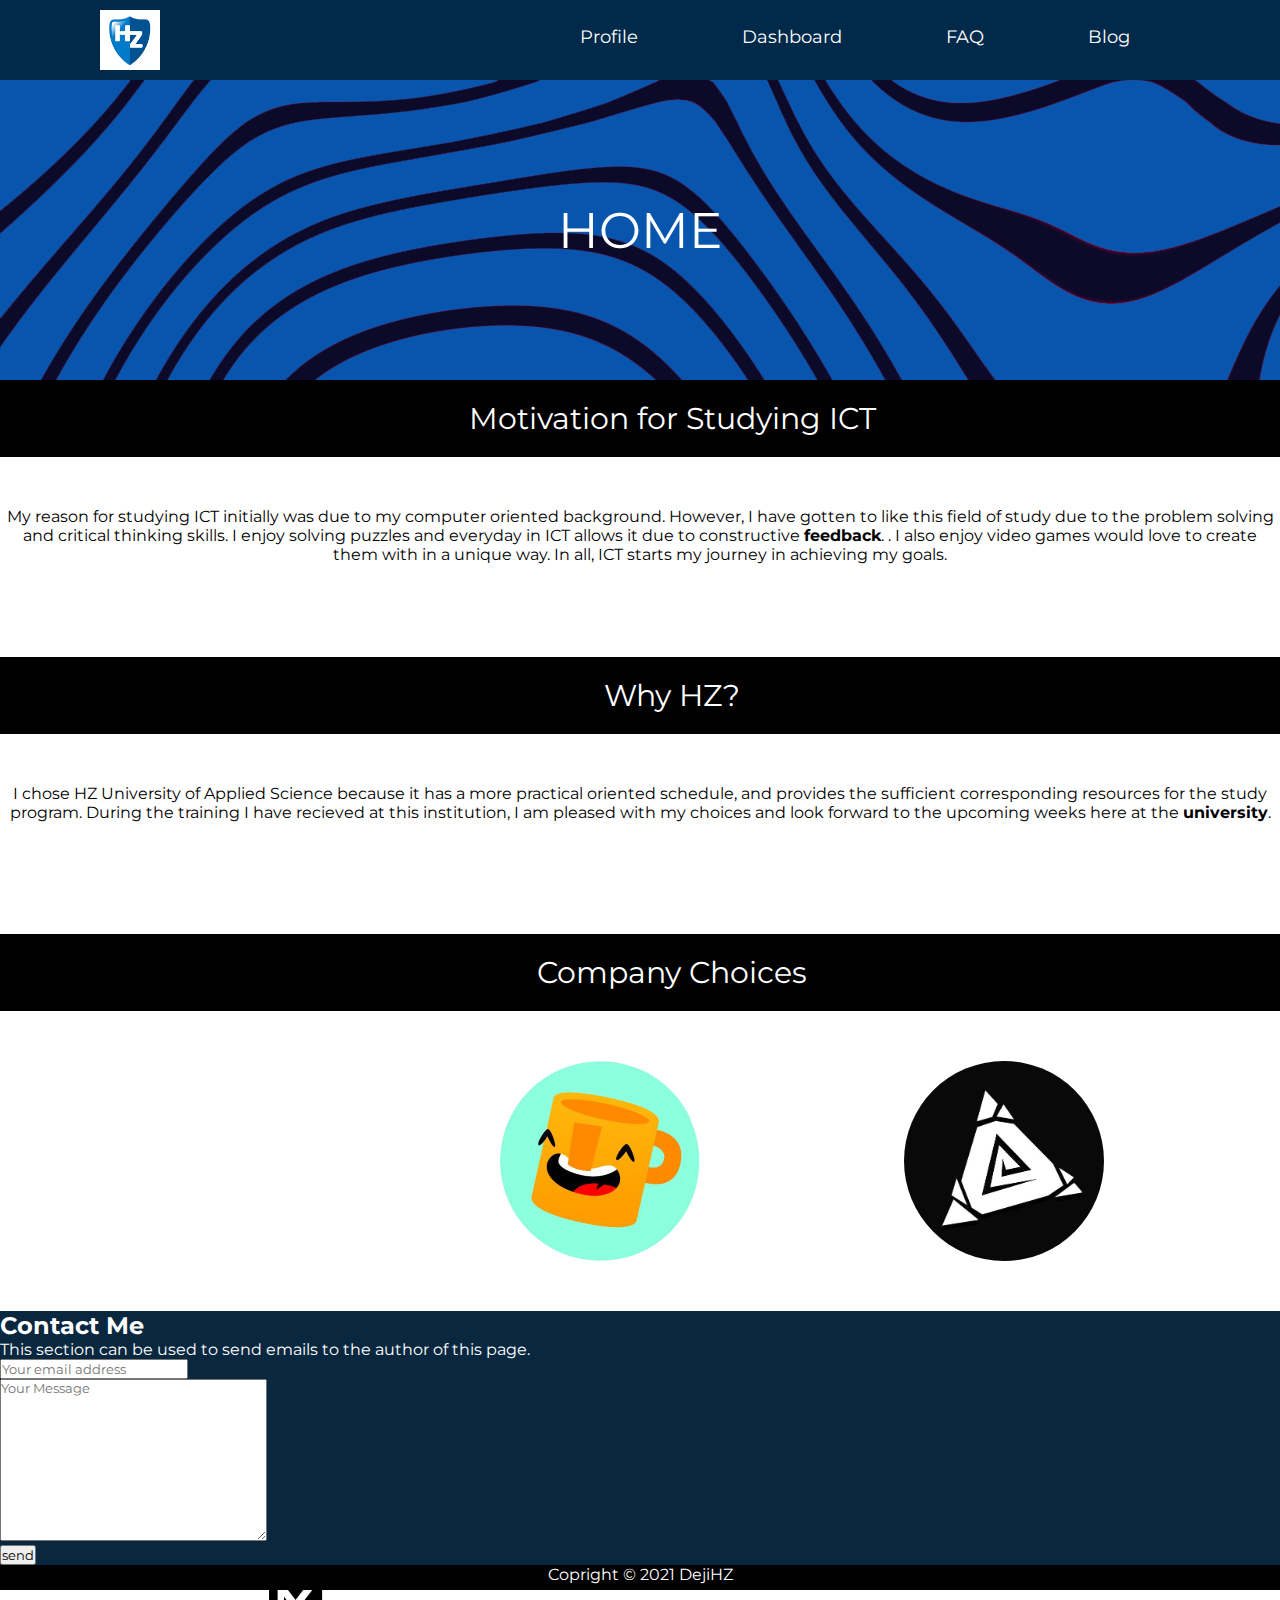
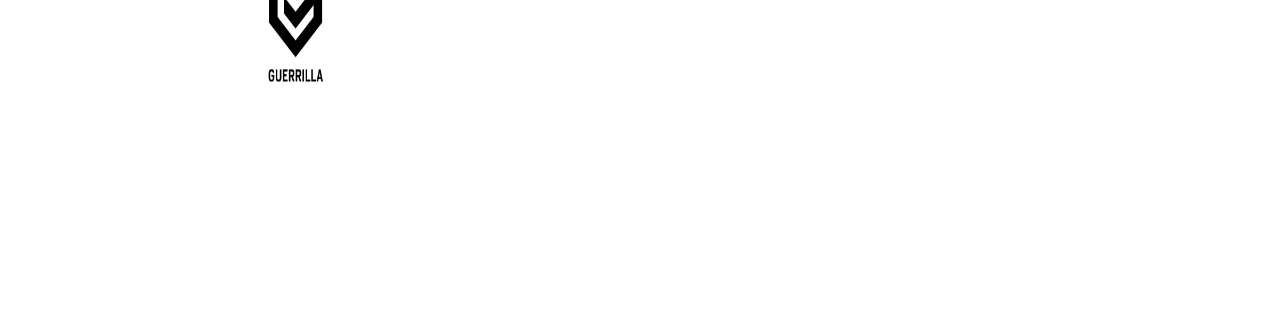
<file: index.html>
<!DOCTYPE html>
<html lang="en">
  <head>
    <meta charset="UTF-8" />
    <meta http-equiv="X-UA-Compatible" content="IE=edge" />
    <meta name="viewport" content="width=device-width, initial-scale=1.0" />
    <title>Home | Showcase</title>
    <link rel="stylesheet" href="css/index.css" />
  </head>
  <body>
    <!-- Navigation Bar -->
    <nav>
      <div class="home">
        <a href="index.html"
          ><img
            src="resources/hz-logo.jpg"
            alt="hz logo takes you to home page"
            id="nav-logo"
        /></a>
      </div>
      <ul class="top-navbar">
        <li><a href="profile1.html" class="nav-element">Profile</a></li>
        <li>
          <a href="dashboard.html" class="nav-element">Dashboard</a>
        </li>
        <li><a href="faq.html" class="nav-element">FAQ</a></li>
        <li><a href="blog.html" class="nav-element">Blog</a></li>
      </ul>
    </nav>
<!-- Header -->
    <header class="container">
      <div class="h-text">HOME</div>
    </header>

<!--Main body  -->
    <section class="main">
      <article class="h-section">Motivation for Studying ICT</article>
      <article class="tBody">
        <p>
          My reason for studying ICT initially was due to my computer oriented background. However, I have gotten to like this field of study due to the problem solving and critical thinking skills. I enjoy solving puzzles and everyday in ICT allows it due to constructive <span class="ulink"><a href="resources/feedback.pdf" class="link" target="_blank">feedback</a></span>. . I also enjoy video games would love to create them with in a unique way. In all, ICT starts my journey in achieving my goals.
        </p>
      </article>
      <article class="h-section">Why HZ?</article>
      <article class="tBody">
        <p>
          I chose HZ University of Applied Science because it has a more practical oriented schedule, and provides the sufficient corresponding resources for the study program. During the training I have recieved at this institution, I am pleased with my choices and look forward to the upcoming weeks here at the <span class="ulink"><a href="https://hz.nl/en" class="link" target="_blank">university</a></span>.
        </p>
      </article>
      <article class="h-section">Company Choices</article>
      <article class="bBody">
        <div class="hImg"><a href="https://twitter.com/MeteorMug" target="_blank"><img src="resources/meteorMug.jpg" alt="Link to Meteor Mug's website" class="cImg" ></a></div>
        <div class="hImg"><a href="https://landfall.se/" target="_blank"><img src="resources/landfill.jpg" alt="Link to Landfall Game's website" class="dImg" ></a></div>
        <div class="hImg"><a href="https://www.guerrilla-games.com/" target="_blank"><img src="resources/guerrillagame.png" alt="Link to Guerrilla Game's website" class="dImg"></a></div>
      </article>
     
  </section>

<!-- Footer -->
    <footer class="f">
      <article class="top-footer">

        <span class="footer-info">
          <p><h2>Contact Me</h2>
            This section can be used to send emails to the author of this page.
          </p>
        </span>

        <span class="footer-contact">
        <p><form action="mailto:olag0002@hz.nl" method="POST" enctype="text/plain">
          <!-- <label for="email-name">Your email address</label> -->
          <input
            type="email"
            name="email-box"
            id="-email"
            placeholder="Your email address"
          />
          <br>
          <textarea name="message" id="" cols="30" rows="10" placeholder="Your Message"></textarea>
          <br>
          <input type="submit" value="send">
        </p> 
        </form>
        </span>  
      </article>

      <article class="bottom-footer">
        <p>Copright &copy; 2021 DejiHZ</p>
      </article>
    </footer>
  </body>
</html>
</file>
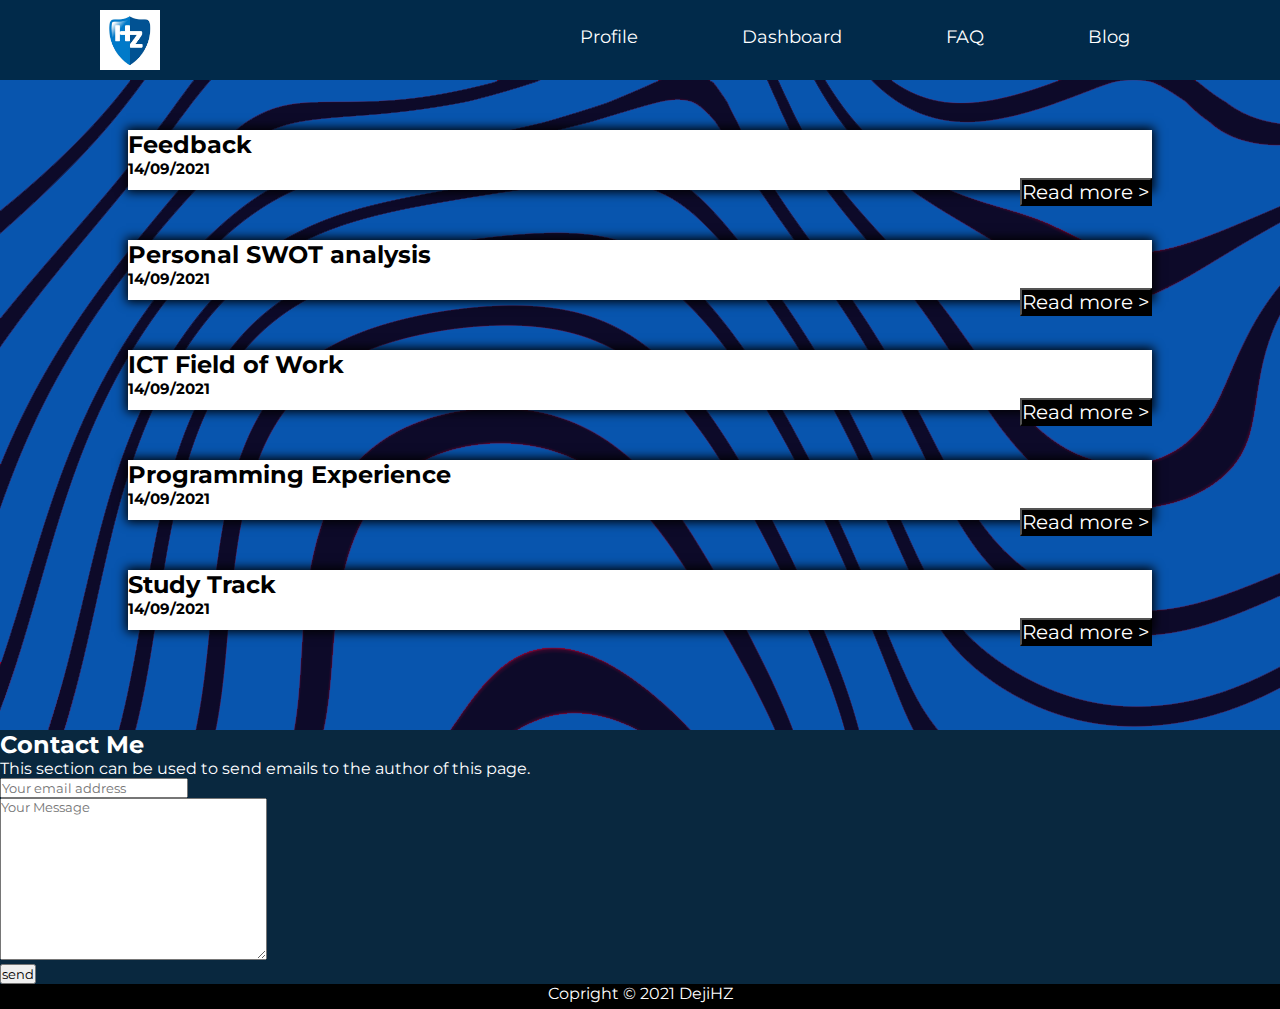
<file: blog.html>
<!DOCTYPE html>
<html lang="en">
  <head>
    <meta charset="UTF-8" />
    <meta http-equiv="X-UA-Compatible" content="IE=edge" />
    <meta name="viewport" content="width=device-width, initial-scale=1.0" />
    <title>Blog | Showcase</title>
    <link rel="stylesheet" href="css/blog.css" />
  </head>
  <body>
    <!-- Navigation Bar -->
    <nav>
      <div class="home">
        <a href="index.html"
          ><img
            src="resources/hz-logo.jpg"
            alt="hz logo takes you to home page"
            id="nav-logo"
        /></a>
      </div>
      <ul class="top-navbar">
        <li><a href="profile1.html" class="nav-element">Profile</a></li>
        <li>
          <a href="dashboard.html" class="nav-element">Dashboard</a>
        </li>
        <li><a href="faq.html" class="nav-element">FAQ</a></li>
        <li><a href="blog.html" class="nav-element">Blog</a></li>
      </ul>
    </nav>


    <!-- Main content -->
    <section class="main">
      
        <article class="first">
          <div class="title"><h2>Feedback</h2></div>
          <div class="date-desc">
            <h2>14/09/2021 </h2>
          </div>
          <div class="button1"><button class="button"><a href="resources/feedback.pdf" target="_blank" class="read">Read more &gt;</a></button></div>
        </article>
        
        <article class="second">
          <div class="title"><h2>Personal SWOT analysis</h2></div>
          <div class="date-desc">
            <h2>14/09/2021 </h2>
          </div>
          <div class="button1"><button class="button"><a href="resources/S.pdf#page=1" target="_blank" class="read">Read more  &gt;</a></button></div>
        </article>

        <article class="second">
          <div class="title"><h2>ICT Field of Work</h2></div>
          <div class="date-desc">
            <h2>14/09/2021 </h2>
            </div>
            <div class="button1"><button class="button"><a href="resources/S.pdf#page=2" target="_blank" class="read">Read more  &gt;</a></button></div>
        </article>

        <article class="second">
          <div class="title"><h2> Programming Experience</h2></div>
          <div class="date-desc">
            <h2>14/09/2021 </h2>
            </div>
            <div class="button1"><button class="button"><a href="resources/S.pdf#page=3" target="_blank" class="read">Read more  &gt;</a></button></div>
        </article>
        
        <article class="second">
          <div class="title"><h2>Study Track</h2></div>
          <div class="date-desc">
            <h2>14/09/2021 </h2>
            </div>
            <div class="button1"><button class="button"><a href="resources/S.pdf#page=4" target="_blank" class="read">Read more  &gt;</a></button></div>
        </article>
  </section>


<!-- Footer -->
<footer class="f">
  <article class="top-footer">

    <span class="footer-info">
      <p><h2>Contact Me</h2>
        This section can be used to send emails to the author of this page.
      </p>
    </span>

    <span class="footer-contact">
    <p><form action="mailto:olag0002@hz.nl" method="POST" enctype="text/plain">
      <!-- <label for="email-name">Your email address</label> -->
      <input
        type="email"
        name="email-box"
        id="-email"
        placeholder="Your email address"
      />
      <br>
      <textarea name="message" id="" cols="30" rows="10" placeholder="Your Message"></textarea>
      <br>
      <input type="submit" value="send">
    </p> 
    </form>
    </span>  

  </article>

  <article class="bottom-footer">
    <p>Copright &copy; 2021 DejiHZ</p>
  </article>

</footer>
</body>
</html>
</file>
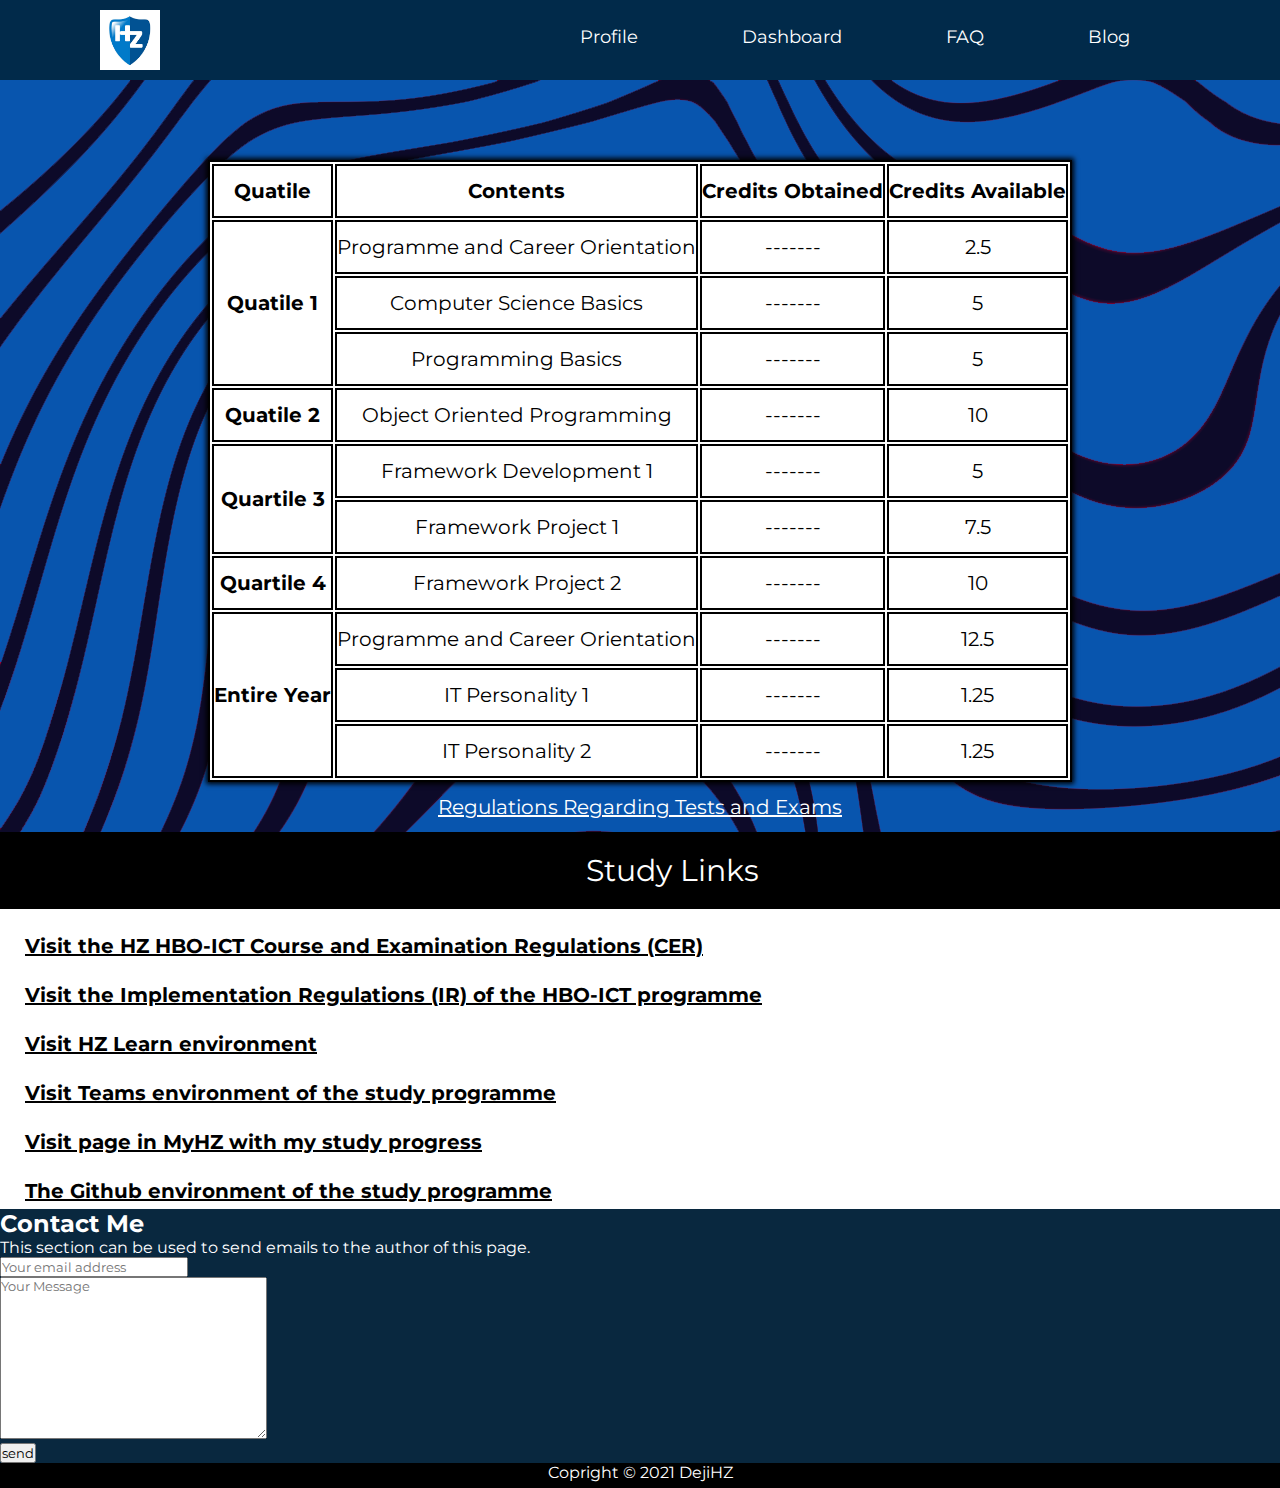
<file: dashboard.html>
<!DOCTYPE html>
<html lang="en">
  <head>
    <meta charset="UTF-8" />
    <meta http-equiv="X-UA-Compatible" content="IE=edge" />
    <meta name="viewport" content="width=device-width, initial-scale=1.0" />
    <title>Dashboard | Showcase</title>
    <link rel="stylesheet" href="css/dashboard.css" />
  </head>
  <body>

    <!-- Navigation Bar -->
    <nav>
      <div class="home">
        <a href="index.html"
          ><img
            src="resources/hz-logo.jpg"
            alt="hz logo takes you to home page"
            id="nav-logo"
        /></a>
      </div>
      <ul class="top-navbar">
        <li><a href="profile1.html" class="nav-element">Profile</a></li>
        <li>
          <a href="dashboard.html" class="nav-element">Dashboard</a>
        </li>
        <li><a href="faq.html" class="nav-element">FAQ</a></li>
        <li><a href="blog.html" class="nav-element">Blog</a></li>
      </ul>
    </nav>
<!--Main body  -->
    <article class="main">
      <div>
        <table class="dashboard">
          <tr>
            <th>Quatile</th>
            <th>Contents</th>
            <th>Credits Obtained</th>
            <th>Credits Available</th>
          </tr>

          <tr>
            <th rowspan="3">Quatile 1</th>
            <td>
              Programme and Career Orientation
            </td>
            <td>-------</td>
            <td>2.5</td>
          </tr>

          <tr>
            <td>Computer Science Basics</td>
              <td>-------</td>
              <td>5</td>
          </tr>

          <tr>
            <td>Programming Basics</td>
            <td>-------</td>
            <td>5</td>
          </tr>

          <tr>
            <th>Quatile 2</th>
            <td>Object Oriented Programming</td>
            <td>-------</td>
            <td>10</td>
          </tr>

          
          <tr>
            <th rowspan="2">Quartile 3</th>
            <td>
              Framework Development 1</td>
            <td>-------</td>
            <td>5</td>
          </tr>

          <tr>
            <td>Framework Project 1</td>
            <td>-------</td>
            <td>7.5</td>
          </tr>

          <tr>
            <th>Quartile 4</th>
            <td> Framework Project 2</td>
              <td>-------</td>
              <td>10</td>
          </tr>
          
          <tr>
            <th rowspan="3">Entire Year </th>
            <td>Programme and Career Orientation</td>
            <td>-------</td>
            <td>12.5</td>
          </tr>

          <tr>
            <td>IT Personality 1</td>
            <td>-------</td>
            <td>1.25</td>
          </tr>

          <tr>
            <td>IT Personality 2</td>
            <td>-------</td>
            <td>1.25</td>
          </tr>

          <caption class="table-link"><a href="https://hz.nl/uploads/documents/Regelingen/EN/OER-HZ-2019-2020werkdocv2018-05-17DEF_ENGELS-AC-29112019.pdf" target="_blank" 
            class="caption-link">Regulations Regarding Tests and Exams</a></caption>
        
        </table>
      </div>

      <article class="section">Study Links</article>
      <article class="content">
        <div class="footerItem"><a class="link" href="https://hz.nl/over-de-hz/regelingen-documenten-1/onderwijs-en-examenregelingen">Visit the HZ HBO-ICT Course and Examination Regulations (CER)</a></div>
        <div class="footerItem"><a class="link" href="https://hz.nl/uploads/documents/Regelingen/OERS/2021-2022/11.-Uitvoeringsregeling-OER-ICT-Voltijd-2021-2022.pdf">Visit the Implementation Regulations (IR) of the HBO-ICT programme</a></div>
        <div class="footerItem"><a class="link" href="https://learn.hz.nl/my/">Visit HZ Learn environment</a></div>
        <div class="footerItem"><a class="link" href="https://teams.microsoft.com/l/team/19%3a2e2afa0286b04932be16cb8ad2d9d2c0%40thread.skype/conversations?groupId=95bddebc-a340-4d88-81fc-b80e0bfc70c3&tenantId=4c16deb3-342d-4fca-bcd5-b1429308034c">Visit Teams environment of the study programme</a></div>
        <div class="footerItem"><a class="link" href="https://apps.hz.nl/angular/studievoortgang/studiestatus">Visit page in MyHZ with my study progress</a></div>
        <div class="footerItem"><a class="link" href="https://dejihz.github.io/project/">The Github environment of the study programme</a></div>
      </article>
    </article>

<!-- Footer -->
  <footer class="f">
    <article class="top-footer">

      <span class="footer-info">
        <p><h2>Contact Me</h2>
          This section can be used to send emails to the author of this page.
        </p>
      </span>

      <span class="footer-contact">
      <p><form action="mailto:olag0002@hz.nl" method="POST" enctype="text/plain">
        <!-- <label for="email-name">Your email address</label> -->
        <input
          type="email"
          name="email-box"
          id="-email"
          placeholder="Your email address"
        />
        <br>
        <textarea name="message" id="" cols="30" rows="10" placeholder="Your Message"></textarea>
        <br>
        <input type="submit" value="send">
      </p> 
      </form>
      </span>  
    </article>

    <article class="bottom-footer">
      <p>Copright &copy; 2021 DejiHZ</p>
    </article>
  </footer>
  </body>
</html>
</file>
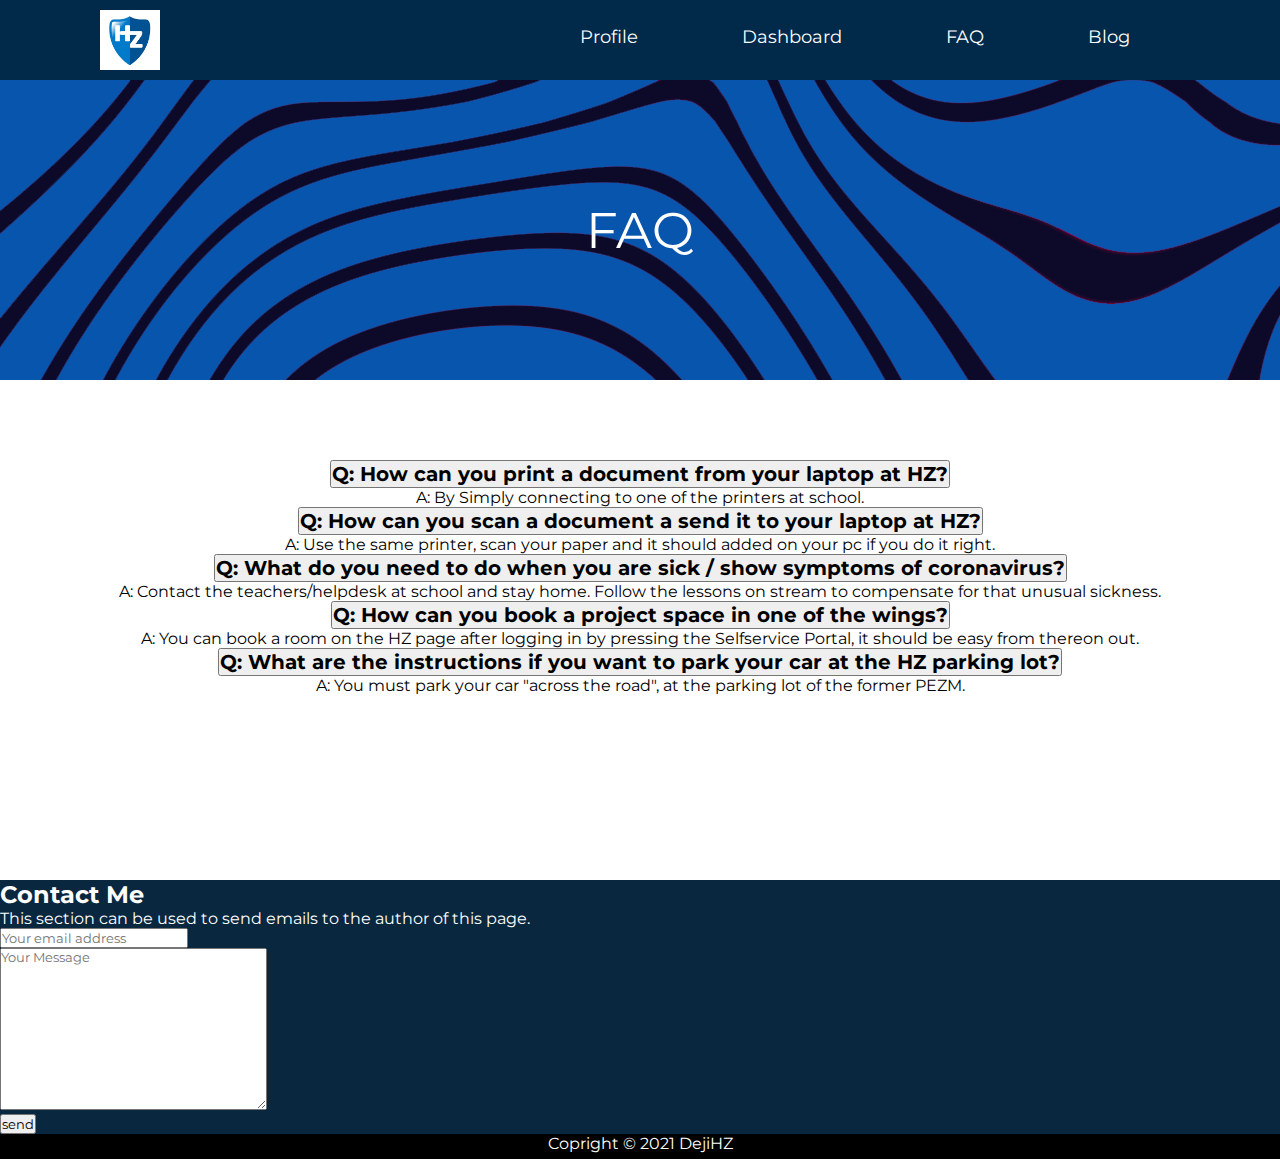
<file: faq.html>
<!DOCTYPE html>
<html lang="en">
  <head>
    <meta charset="UTF-8" />
    <meta http-equiv="X-UA-Compatible" content="IE=edge" />
    <meta name="viewport" content="width=device-width, initial-scale=1.0" />
    <title>FAQ  |Showcase</title>
    <link rel="stylesheet" href="css/faq.css">
  </head>
  <body>
    <!-- Navigation Bar -->
    <nav>
      <div class="home">
        <a href="index.html"
          ><img
            src="resources/hz-logo.jpg"
            alt="hz logo takes you to home page"
            id="nav-logo"
        /></a>
      </div>
      <ul class="top-navbar">
        <li><a href="profile1.html" class="nav-element">Profile</a></li>
        <li>
          <a href="dashboard.html" class="nav-element">Dashboard</a>
        </li>
        <li><a href="faq.html" class="nav-element">FAQ</a></li>
        <li><a href="blog.html" class="nav-element">Blog</a></li>
      </ul>
    </nav>

<!-- Header -->
    <header class="container">
      <div class="h-text">FAQ</div>
    </header>

<!--Body  -->
    <article class="main">  
      <section class="content">
          <button class="accordion">
            <h2>Q: How can you print a document from your laptop at HZ?</h2>
          </button>
          <div class="drop-down">
            <p>A: By Simply connecting to one of the printers at school.</p>
          </div>

          <button class="accordion">
            <h2>Q: How can you scan a document a send it to your laptop at HZ?</h2>
          </button>
          <div class="drop-down">
            <p>
              A: Use the same printer, scan your paper and it should added on your pc
              if you do it right.
            </p>

          <button class="accordion">
            <h2>Q: What do you need to do when you are sick / show symptoms of
              coronavirus?</h2>
          </button>
          <div class="drop-down">
            <p>
              A: Contact the teachers/helpdesk at school and stay home. Follow the
              lessons on stream to compensate for that unusual sickness.
            </p>
          </div>
    
          <button class="accordion">
            <h2>Q: How can you book a project space in one of the wings?
            </h2>
            </button>
          <div class="drop-down">
            <p>
              A: You can book a room on the HZ page after logging in by pressing the
              Selfservice Portal, it should be easy from thereon out.
            </p>
          </div>
      
          <button class="accordion">
            <h2>Q: What are the instructions if you want to park your car at the HZ
              parking lot?</h2>
          </button>
          <div class="drop-down">
            <p>
              A: You must park your car "across the road", at the parking lot of the
              former PEZM.
            </p>
          </div>
      </section>
  </article>

  
<!-- Footer -->
<footer class="f">
  <article class="top-footer">

    <span class="footer-info">
      <p><h2>Contact Me</h2>
        This section can be used to send emails to the author of this page.
      </p>
    </span>

    <span class="footer-contact">
    <p><form action="mailto:olag0002@hz.nl" method="POST" enctype="text/plain">
      <!-- <label for="email-name">Your email address</label> -->
      <input
        type="email"
        name="email-box"
        id="-email"
        placeholder="Your email address"
      />
      <br>
      <textarea name="message" id="" cols="30" rows="10" placeholder="Your Message"></textarea>
      <br>
      <input type="submit" value="send">
    </p> 
    </form>
    </span>  
  </article>

  <article class="bottom-footer">
    <p>Copright &copy; 2021 DejiHZ</p>
  </article>
</footer>
</body>
</html>
</file>
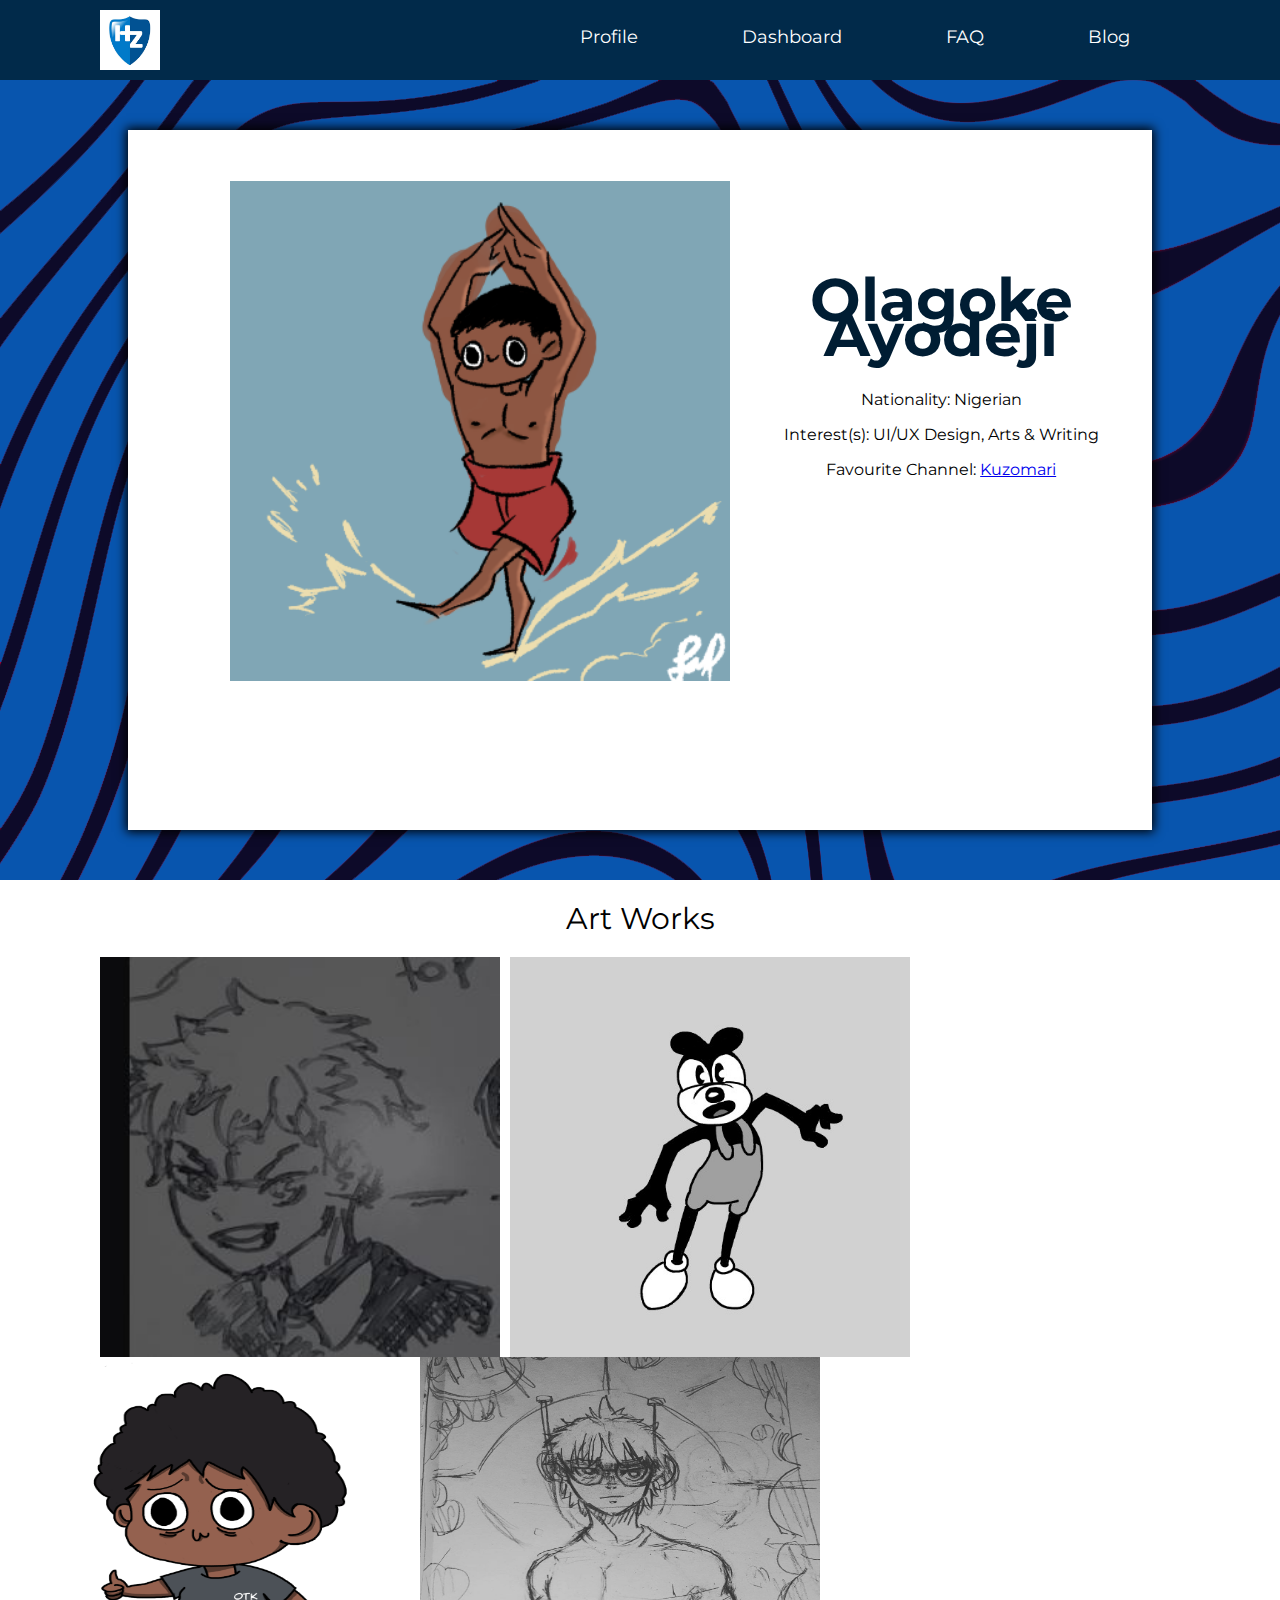
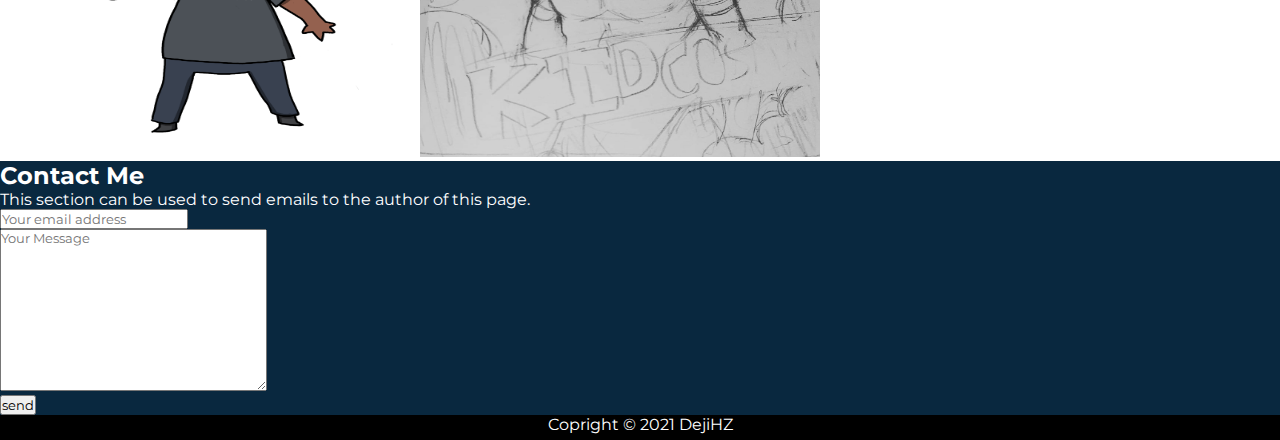
<file: profile1.html>
<!DOCTYPE html>
<html lang="en">
  <head>
    <meta charset="UTF-8" />
    <meta http-equiv="X-UA-Compatible" content="IE=edge" />
    <meta name="viewport" content="width=device-width, initial-scale=1.0" />
    <title>Profile | Showcase</title>
    <link rel="stylesheet" href="css/profile.css" />
  </head>
  <body>
    <!-- Navigation Bar -->
    <nav>
      <div class="home">
        <a href="index.html"
          ><img
            src="resources/hz-logo.jpg"
            alt="hz logo takes you to home page"
            id="nav-logo"
        /></a>
      </div>
      <ul class="top-navbar">
        <li><a href="profile1.html" class="nav-element">Profile</a></li>
        <li>
          <a href="dashboard.html" class="nav-element">Dashboard</a>
        </li>
        <li><a href="faq.html" class="nav-element">FAQ</a></li>
        <li><a href="blog.html" class="nav-element">Blog</a></li>
      </ul>
    </nav>

    <!--1st Body  -->
    <section class="mbody">
      <article class="profile">
        <div class="profile-img">
          <img
            src="resources/prof-picture.png"
            alt="Illustrated profile picture"
            class="p-img"
          />
        </div>

        <div class="profile-details">
          <ul class="bullets">
            <li><h1 class="head-detail">Olagoke Ayodeji</h1></li>
            <li>Nationality: Nigerian</li>
            <li>Interest(s): UI/UX Design, Arts & Writing</li>
            <li>
              Favourite Channel:
              <a
                href="https://www.youtube.com/channel/UCcX0NaWGYrtrczjOxvmmgmg/videos"
                target="_blank">Kuzomari
              </a>
            </li>
          </ul>
        </div>

      </article>
    </section>

        <!--2nd Body  -->
        <section class="sbody">
          <article class="sTop">Art Works</article>
          
          <article class="gallery">
            <div class="pic">
                  <img src="resources/one.JPG" alt="illustrated image by Deji" class="fimage">         
            </div>
            <div class="pic">
                <img src="resources/two.jpg" alt="illustrated image by Deji" class="image">          
            </div>
            <div class="pic">
              <img src="resources/three.png" alt="illustrated image by Deji" class="image">           
            </div>
            <div class="pic">
              <img src="resources/fourth.jpg" alt="illustrated image by Deji" class="image">           
            </div>
          </article>

        </section>

        <!-- Footer -->
    <footer class="f">
      <article class="top-footer">

        <span class="footer-info">
          <p><h2>Contact Me</h2>
            This section can be used to send emails to the author of this page.
          </p>
        </span>

        <span class="footer-contact">
        <p><form action="">
          <!-- <label for="email-name">Your email address</label> -->
          <input
            type="email"
            name="email-box"
            id="-email"
            placeholder="Your email address"
          />
          <br>
          <textarea name="message" id="" cols="30" rows="10" placeholder="Your Message"></textarea>
          <br>
          <input type="submit" value="send">
        </p> 
        </form>
      </span>  
      </article>

      <article class="bottom-footer">
        <p>Copright &copy; 2021 DejiHZ</p>
      </article>
    </footer>
  </body>
</html>
</file>
<file: css/index.css>
@import url("https://fonts.googleapis.com/css2?family=Montserrat:wght@500&display=swap");

/* Nav bar */
body {
  background-color: #ffffff;
}
* {
  margin: 0px;
  padding: 0px;
  /* box specific */
  box-sizing: border-box;
  font-family: "Montserrat", sans-serif;
}

nav {
  width: 100%;
  height: 80px;
  background-color: #012a4a;

  padding: 0px 100px;
  position: relative;
  z-index: 1;
}

.top-navbar {
  float: right;
  line-height: 75px;
}

nav ul li {
  display: inline-block;
  list-style: none;
}

.nav-element {
  padding: 0px 50px;
  color: #ffffff;
  font-size: 18px;
  text-decoration: none;
}

.nav-element:hover {
  color: #a9d6e5;
}

.nav-element:active {
  color: black;
}

/*Img stylng  */
.home {
  float: left;
}
#nav-logo {
  line-height: 0px;
  margin-top: 10px;
  height: 60px;
  width: 60px;
  display: inline-block;
  padding-bottom: 0px;
}

/* Header */
.container {
  text-align: center;
  position: relative;
  color: white;
  background-image: url(../resources/index-bg.png);
  height: 300px;
}

.h-text {
  position: absolute;
  top: 50%;
  left: 50%;
  transform: translate(-50%, -50%);
  font-size: 50px;
}

.content {
  min-height: 500px;
  text-align: center;
  padding: 80px;
}

/* Body */

/* Sections */
.main {
  display: block;
  position: relative;
  min-height: 500px;
  margin: auto;
  width: 100%;
}

.h-section {
  padding-left: 5%;
  text-align: center;
  font-size: 30px;
  padding-top: 20px;
  padding-bottom: 20px;
  /* box-shadow: 0px 0px 10px 2px black; */
  background-color: black;
  color: white;
}

.tBody {
  min-height: 200px;
  text-align: center;
  padding-top: 50px;
}

.mBody {
  min-height: 300px;
}

.bBody {
  height: 300px;
}

.link {
  text-decoration: none;
  color: black;
  font-weight: bold;
}

.link:hover {
  color: rgb(124, 124, 124);
}

.link:active {
  color: orange;
}

.hImg {
  margin-top: 50px;
  display: inline-block;
  height: 400px;
}

.cImg {
  float: left;
  margin-left: 500px;
  height: 200px;
  width: 200px;
  border-radius: 50%;
}

.dImg {
  float: left;
  height: 200px;
  width: 200px;
  margin-left: 200px;
  border-radius: 50%;
}

/* Footer */
.f {
  position: relative;
  width: 100%;
  bottom: 0px;
}

.top-footer {
  background-color: #09283f;
  color: #ffffff;
  width: 100%;
  display: inline-block;
}

.bottom-footer {
  background-color: #000000;
  color: #ffffff;
  height: 25px;
  width: 100%;
  text-align: center;
  /* position: relative; */
  /*Sticks to botttom*/
}
</file>
<file: css/blog.css>
@import url("https://fonts.googleapis.com/css2?family=Montserrat:wght@500&display=swap");

/* Nav bar */
body {
  background-color: #ffffff;
}
* {
  margin: 0px;
  padding: 0px;
  /* box specific */
  box-sizing: border-box;
  font-family: "Montserrat", sans-serif;
}

nav {
  width: 100%;
  height: 80px;
  background-color: #012a4a;
  padding: 0px 100px;
  position: relative;
  z-index: 1;
}

.top-navbar {
  float: right;
  line-height: 75px;
}

nav ul li {
  display: inline-block;
  list-style: none;
}

.nav-element {
  padding: 0px 50px;
  color: #ffffff;
  font-size: 18px;
  text-decoration: none;
}

.nav-element:hover {
  color: #a9d6e5;
}

.nav-element:active {
  color: black;
}

/*Img stylng  */
.home {
  float: left;
}
#nav-logo {
  line-height: 0px;
  margin-top: 10px;
  height: 60px;
  width: 60px;
  display: inline-block;
  padding-bottom: 0px;
}

/* Main */
.main {
  height: 650px;
  background-image: url(../resources/index-bg.png);
  padding-top: 50px;
}

.title {
  text-align: left;
}
.date-desc {
  text-align: left;
  padding-right: 80px;
  font-size: 10px;
}

.button1 {
  text-align: right;
}

.button {
  text-decoration: none;
}

button {
  background-color: black;
}

.read {
  color: white;
  font-size: 20px;
  text-decoration: none;
}
.first {
  margin-right: 10%;
  margin-left: 10%;
  background-color: white;
  height: 60px;
  width: 80%;
  text-align: center;
  box-shadow: 0px 0px 10px 2px black;
}

.second {
  margin-top: 50px;
  margin-right: 10%;
  margin-left: 10%;
  background-color: white;
  height: 60px;
  width: 80%;
  text-align: center;
  box-shadow: 0px 0px 10px 2px black;
}

/* Footer */
.f {
  position: relative;
  width: 100%;
  bottom: 0px;
}

.top-footer {
  background-color: #09283f;
  color: #ffffff;
  width: 100%;
  display: inline-block;
}

.bottom-footer {
  background-color: #000000;
  color: #ffffff;
  height: 25px;
  width: 100%;
  text-align: center;
  /* position: relative; */
  /*Sticks to botttom*/
}
</file>
<file: css/dashboard.css>
@import url("https://fonts.googleapis.com/css2?family=Montserrat:wght@500&display=swap");

/* Nav bar */
body {
  background-color: #ffffff;
}
* {
  margin: 0px;
  padding: 0px;
  /* box specific */
  box-sizing: border-box;
  font-family: "Montserrat", sans-serif;
}

nav {
  width: 100%;
  height: 80px;
  background-color: #012a4a;

  padding: 0px 100px;
  position: relative;
  z-index: 1;
}

.top-navbar {
  float: right;
  line-height: 75px;
}

nav ul li {
  display: inline-block;
  list-style: none;
}

.nav-element {
  padding: 0px 50px;
  color: #ffffff;
  font-size: 18px;
  text-decoration: none;
}

.nav-element:hover {
  color: #a9d6e5;
}

.nav-element:active {
  color: black;
}

/*Img stylng  */
.home {
  float: left;
}
#nav-logo {
  line-height: 0px;
  margin-top: 10px;
  height: 60px;
  width: 60px;
  display: inline-block;
  padding-bottom: 0px;
}

/*Main  */
.main {
  min-height: 800px;
  padding-top: 80px;
  background-image: url(../resources/index-bg.png);
}
/* Table */
.dashboard {
  margin-left: auto;
  margin-right: auto;
  border: 2px solid black;
  background-color: white;
  border-spacing: 25p;
  line-height: 50px;
  font-size: 20px;
  box-shadow: 0px 0px 5px 2px black;
  text-align: center;
}

th {
  border: 2px solid black;
  border-collapse: collapse;
}

td {
  border: 2px solid black;
}

.table-link {
  caption-side: bottom;
}

.caption-link {
  color: #ffffff;
}

.caption-link:hover {
  color: #697ef8;
}

.caption-link:active {
  color: #def849;
}

/* 2nd bodysection */

.section {
  padding-left: 5%;
  text-align: center;
  font-size: 30px;
  padding-top: 20px;
  padding-bottom: 20px;
  background-color: black;
  color: white;
}

.content {
  background-color: white;
  min-height: 300px;
}

.footerItem {
  margin-left: 25px;
  padding-top: 25px;
}

.link {
  font-size: 20px;
  text-decoration: underline;
  font-weight: bolder;
  color: black;
}
/* Footer */
.f {
  position: relative;
  width: 100%;
  bottom: 0px;
}

.top-footer {
  background-color: #09283f;
  color: #ffffff;
  width: 100%;
  display: inline-block;
}

.bottom-footer {
  background-color: #000000;
  color: #ffffff;
  height: 25px;
  width: 100%;
  text-align: center;
  /* position: relative; */
  /*Sticks to botttom*/
}
</file>
<file: css/faq.css>
@import url("https://fonts.googleapis.com/css2?family=Montserrat:wght@500&display=swap");

/* Nav bar */
body {
  background-color: #ffffff;
}
* {
  margin: 0px;
  padding: 0px;
  /* box specific */
  box-sizing: border-box;
  font-family: "Montserrat", sans-serif;
}

nav {
  width: 100%;
  height: 80px;
  background-color: #012a4a;

  padding: 0px 100px;
  position: relative;
  z-index: 1;
}

.top-navbar {
  float: right;
  line-height: 75px;
}

nav ul li {
  display: inline-block;
  list-style: none;
}

.nav-element {
  padding: 0px 50px;
  color: #ffffff;
  font-size: 18px;
  text-decoration: none;
}

.nav-element:hover {
  color: #a9d6e5;
}

.nav-element:active {
  color: black;
}

/*Img stylng  */
.home {
  float: left;
}
#nav-logo {
  line-height: 0px;
  margin-top: 10px;
  height: 60px;
  width: 60px;
  display: inline-block;
  padding-bottom: 0px;
}
/* Header */
.container {
  text-align: center;
  position: relative;
  color: white;
  background-image: url(../resources/index-bg.png);
  height: 300px;
}
.h-text {
  position: absolute;
  top: 50%;
  left: 50%;
  transform: translate(-50%, -50%);
  font-size: 50px;
}

.content {
  min-height: 500px;
  text-align: center;
  padding: 80px;
}

/* Footer */
.f {
  position: relative;
  width: 100%;
  bottom: 0px;
}

.top-footer {
  background-color: #09283f;
  color: #ffffff;
  width: 100%;
  display: inline-block;
}

.bottom-footer {
  background-color: #000000;
  color: #ffffff;
  height: 25px;
  width: 100%;
  text-align: center;
  /* position: relative; */
  /*Sticks to botttom*/
}
</file>
<file: css/profile.css>
@import url("https://fonts.googleapis.com/css2?family=Montserrat:wght@500&display=swap");

/* Nav bar */
body {
  background-color: #ffffff;
}
* {
  margin: 0px;
  padding: 0px;
  /* box specific */
  box-sizing: border-box;
  font-family: "Montserrat", sans-serif;
}

nav {
  top: 0px;
  width: 100%;
  height: 80px;
  background-color: #012a4a;
  padding: 0px 100px;
  position: relative;
  z-index: 1;
}

.top-navbar {
  float: right;
  line-height: 75px;
}

nav ul li {
  display: inline-block;
  list-style: none;
}

.nav-element {
  padding: 0px 50px;
  color: #ffffff;
  font-size: 18px;
  text-decoration: none;
}

.nav-element:hover {
  color: #a9d6e5;
}

.nav-element:active {
  color: black;
}

/*Img stylng  */
.home {
  float: left;
}
#nav-logo {
  line-height: 0px;
  margin-top: 10px;
  height: 60px;
  width: 60px;
  display: inline-block;
  padding-bottom: 0px;
}

/* 1st Main body */
.mbody {
  display: block;
  position: relative;
  min-height: 800px;
  padding-top: 20px;
  margin: auto;
  width: 100%;
  background-image: url(../resources/index-bg.png);
  background-repeat: no-repeat;
  text-align: center;
}

.profile {
  background-color: #ffffff;
  margin-left: 10%;
  margin-right: 10%;
  width: 80%;
  height: 700px;
  box-shadow: 0px 0px 10px 2px black;
  margin-top: 30px;
  display: inline-block;
}
.profile-img {
  padding-top: 5%;
  padding-left: 10%;
}

.p-img {
  float: left;
  height: 500px;
  width: 500px;
}

.head-detail {
  padding-top: 5%;
  color: #001d33;
  font-size: 60px;
  padding-bottom: 30px;
}

.bullets {
  list-style: none;
  margin-top: 50px;
  line-height: 35px;
}

/* 2nd Main body */
.sbody {
  display: block;
  position: relative;
  min-height: 500px;
  margin: auto;
  width: 100%;
}

.sTop {
  text-align: center;
  font-size: 30px;
  padding-top: 20px;
  padding-bottom: 20px;
}

.gallery {
  width: 100%;
  display: inline-block;
}

.fimage {
  height: 400px;
  width: 400px;
  float: left;
  margin-left: 100px;
}

.image {
  height: 400px;
  width: 400px;
  float: left;
  margin-left: 10px;
}

/* Footer */
.f {
  position: relative;
  width: 100%;
  bottom: 0px;
}

.top-footer {
  background-color: #09283f;
  color: #ffffff;
  width: 100%;
  display: inline-block;
}

.bottom-footer {
  background-color: #000000;
  color: #ffffff;
  height: 25px;
  width: 100%;
  text-align: center;
  /* position: relative; */
  /*Sticks to botttom*/
}
</file>
